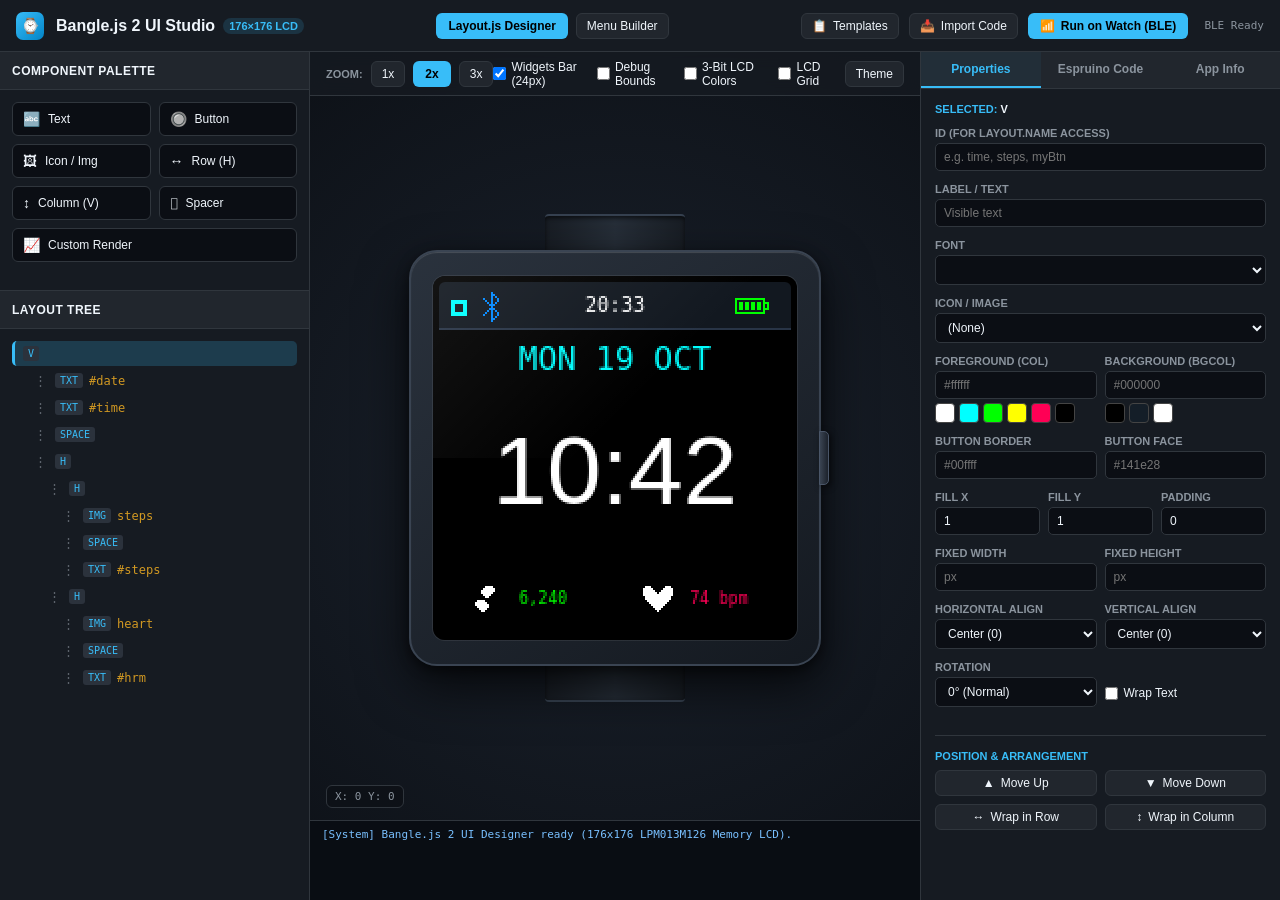
<file: index.html>
<!DOCTYPE html>
<html lang="en">
<head>
  <meta charset="UTF-8">
  <meta name="viewport" content="width=device-width, initial-scale=1.0">
  <meta http-equiv="refresh" content="0; url=ui-designer/">
  <title>Bangle.js 2 UI Studio</title>
  <script>
    window.location.replace("ui-designer/");
  </script>
</head>
<body style="font-family: -apple-system, BlinkMacSystemFont, 'Segoe UI', sans-serif; background: #0d1117; color: #c9d1d9; display: flex; align-items: center; justify-content: center; height: 100vh; margin: 0;">
  <div style="text-align: center;">
    <p style="font-size: 16px; font-weight: 600; color: #f0f6fc;">Launching Bangle.js 2 UI Studio...</p>
    <p><a href="ui-designer/" style="color: #38bdf8; text-decoration: none;">Click here if you are not redirected automatically.</a></p>
  </div>
</body>
</html>
</file>
<file: ui-designer/css/app.css>
/* Bangle.js 2 UI Designer Styling */
:root {
  --bg-darker: #0d1117;
  --bg-panel: #161b22;
  --bg-panel-light: #21262d;
  --bg-input: #0b0e14;
  --border-color: #30363d;
  --border-focus: #58a6ff;
  --text-main: #c9d1d9;
  --text-bright: #f0f6fc;
  --text-muted: #8b949e;
  --accent-cyan: #38bdf8;
  --accent-green: #3fb950;
  --accent-amber: #d29922;
  --accent-red: #f85149;
  --accent-purple: #bc8cff;
  --font-mono: "SF Mono", "Fira Code", Menlo, Monaco, Consolas, monospace;
}

* {
  box-sizing: border-box;
  margin: 0;
  padding: 0;
}

body {
  font-family: -apple-system, BlinkMacSystemFont, "Segoe UI", Helvetica, Arial, sans-serif;
  background-color: var(--bg-darker);
  color: var(--text-main);
  height: 100vh;
  display: flex;
  flex-direction: column;
  overflow: hidden;
  user-select: none;
}

/* Header */
.app-header {
  height: 52px;
  background: var(--bg-panel);
  border-bottom: 1px solid var(--border-color);
  display: flex;
  align-items: center;
  justify-content: space-between;
  padding: 0 16px;
  flex-shrink: 0;
}

.logo-group {
  display: flex;
  align-items: center;
  gap: 12px;
}

.watch-icon-badge {
  width: 28px;
  height: 28px;
  background: linear-gradient(135deg, var(--accent-cyan), #0284c7);
  border-radius: 7px;
  display: flex;
  align-items: center;
  justify-content: center;
  color: #000;
  font-weight: bold;
  font-size: 15px;
}

.app-title {
  font-size: 16px;
  font-weight: 600;
  color: var(--text-bright);
  display: flex;
  align-items: center;
  gap: 8px;
}

.tag-version {
  font-size: 11px;
  background: rgba(56, 189, 248, 0.15);
  color: var(--accent-cyan);
  padding: 2px 6px;
  border-radius: 10px;
}

.header-actions {
  display: flex;
  align-items: center;
  gap: 10px;
}

/* Layout Main Workspace */
.app-workspace {
  display: flex;
  flex: 1;
  overflow: hidden;
}

/* Sidebar Panels */
.panel {
  background: var(--bg-panel);
  border-right: 1px solid var(--border-color);
  display: flex;
  flex-direction: column;
  overflow: hidden;
}

.panel-header {
  height: 38px;
  padding: 0 12px;
  background: var(--bg-panel-light);
  border-bottom: 1px solid var(--border-color);
  display: flex;
  align-items: center;
  justify-content: space-between;
  font-size: 12px;
  font-weight: 600;
  color: var(--text-bright);
  text-transform: uppercase;
  letter-spacing: 0.5px;
}

.panel-content {
  flex: 1;
  overflow-y: auto;
  padding: 12px;
}

/* Left Panel: Hierarchy & Palette */
.left-panel {
  width: 310px;
  flex-shrink: 0;
}

/* Center Area: Watch Simulator */
.center-viewport {
  flex: 1;
  display: flex;
  flex-direction: column;
  background: radial-gradient(circle at center, #1b222d 0%, #0d1117 100%);
  position: relative;
  overflow: hidden;
}

.viewport-toolbar {
  height: 44px;
  padding: 0 16px;
  background: rgba(22, 27, 34, 0.85);
  backdrop-filter: blur(8px);
  border-bottom: 1px solid var(--border-color);
  display: flex;
  align-items: center;
  justify-content: space-between;
  z-index: 10;
}

.toolbar-group {
  display: flex;
  align-items: center;
  gap: 8px;
}

.simulator-stage {
  flex: 1;
  display: flex;
  align-items: center;
  justify-content: center;
  position: relative;
  padding: 20px;
}

/* Watch Casing Graphic */
.bangle-watch {
  position: relative;
  display: flex;
  align-items: center;
  justify-content: center;
}

.watch-strap-top,
.watch-strap-bottom {
  position: absolute;
  left: 50%;
  transform: translateX(-50%);
  width: 140px;
  background: linear-gradient(90deg, #181d24, #262e38 50%, #181d24);
  border-radius: 4px;
  box-shadow: inset 0 2px 4px rgba(0, 0, 0, 0.6);
  z-index: 1;
}

.watch-strap-top {
  top: -36px;
  height: 50px;
  border-top: 2px solid #364150;
}

.watch-strap-bottom {
  bottom: -36px;
  height: 50px;
  border-bottom: 2px solid #364150;
}

.watch-case {
  position: relative;
  background: linear-gradient(145deg, #2a323d, #141920);
  border-radius: 28px;
  padding: 24px 22px;
  box-shadow: 0 20px 50px rgba(0, 0, 0, 0.7), 0 4px 12px rgba(0, 0, 0, 0.5), inset 0 1px 1px rgba(255, 255, 255, 0.15);
  border: 2px solid #3a4452;
  z-index: 2;
  transition: transform 0.15s ease;
}

/* Physical Hardware Button */
.physical-btn {
  position: absolute;
  right: -10px;
  top: 50%;
  transform: translateY(-50%);
  width: 10px;
  height: 54px;
  background: linear-gradient(90deg, #3a4452, #1c222b);
  border-radius: 0 5px 5px 0;
  box-shadow: 2px 2px 6px rgba(0, 0, 0, 0.6);
  border: 1px solid #4a5668;
  cursor: pointer;
  transition: all 0.08s ease;
  display: flex;
  align-items: center;
  justify-content: center;
}

.physical-btn:hover {
  background: linear-gradient(90deg, #4f5d70, #252e3a);
}

.physical-btn:active {
  right: -7px;
  width: 7px;
  box-shadow: 0 1px 2px rgba(0, 0, 0, 0.8);
}

.watch-screen-bezel {
  background: #000;
  border-radius: 12px;
  padding: 6px;
  box-shadow: inset 0 0 8px rgba(0, 0, 0, 0.9), 0 0 0 1px rgba(255, 255, 255, 0.08);
  position: relative;
  overflow: hidden;
}

/* Screen Canvas */
#bangleCanvas {
  display: block;
  image-rendering: pixelated;
  image-rendering: crisp-edges;
  cursor: crosshair;
  background: #000;
  border-radius: 6px;
}

.screen-glare {
  position: absolute;
  top: 0;
  left: 0;
  right: 0;
  height: 50%;
  background: linear-gradient(135deg, rgba(255, 255, 255, 0.08) 0%, rgba(255, 255, 255, 0) 60%);
  pointer-events: none;
  border-radius: 12px 12px 0 0;
}

/* Coordinate indicator badge */
.coord-badge {
  position: absolute;
  bottom: 12px;
  left: 16px;
  background: rgba(13, 17, 23, 0.85);
  border: 1px solid var(--border-color);
  padding: 4px 8px;
  border-radius: 6px;
  font-family: var(--font-mono);
  font-size: 11px;
  color: var(--text-muted);
}

/* Right Panel: Inspector & Code */
.right-panel {
  width: 360px;
  border-right: none;
  border-left: 1px solid var(--border-color);
  flex-shrink: 0;
}

/* Tabs */
.tabs-nav {
  display: flex;
  background: var(--bg-panel-light);
  border-bottom: 1px solid var(--border-color);
}

.tab-btn {
  flex: 1;
  padding: 10px 8px;
  background: transparent;
  border: none;
  color: var(--text-muted);
  font-size: 12px;
  font-weight: 600;
  cursor: pointer;
  transition: all 0.15s ease;
  border-bottom: 2px solid transparent;
}

.tab-btn:hover {
  color: var(--text-bright);
}

.tab-btn.active {
  color: var(--accent-cyan);
  border-bottom-color: var(--accent-cyan);
  background: rgba(56, 189, 248, 0.05);
}

.tab-content {
  display: none;
  flex: 1;
  flex-direction: column;
  overflow-y: auto;
  padding: 14px;
}

.tab-content.active {
  display: flex;
}

/* Buttons and Inputs */
button.btn-primary {
  background: var(--accent-cyan);
  color: #000;
  border: none;
  padding: 6px 12px;
  border-radius: 6px;
  font-size: 12px;
  font-weight: 600;
  cursor: pointer;
  transition: all 0.15s ease;
  display: inline-flex;
  align-items: center;
  gap: 6px;
}

button.btn-primary:hover {
  background: #7dd3fc;
}

button.btn-secondary {
  background: var(--bg-panel-light);
  color: var(--text-bright);
  border: 1px solid var(--border-color);
  padding: 5px 10px;
  border-radius: 6px;
  font-size: 12px;
  cursor: pointer;
  transition: all 0.15s ease;
  display: inline-flex;
  align-items: center;
  gap: 6px;
}

button.btn-secondary:hover {
  background: #2b323c;
  border-color: #485463;
}

button.btn-danger {
  background: rgba(248, 81, 73, 0.15);
  color: var(--accent-red);
  border: 1px solid rgba(248, 81, 73, 0.3);
  padding: 4px 8px;
  border-radius: 5px;
  font-size: 11px;
  cursor: pointer;
}

button.btn-danger:hover {
  background: var(--accent-red);
  color: #fff;
}

/* Palette item grid */
.palette-grid {
  display: grid;
  grid-template-columns: repeat(2, 1fr);
  gap: 8px;
  margin-bottom: 16px;
}

.palette-btn {
  background: var(--bg-input);
  border: 1px solid var(--border-color);
  padding: 8px 10px;
  border-radius: 6px;
  color: var(--text-bright);
  font-size: 12px;
  display: flex;
  align-items: center;
  gap: 8px;
  cursor: pointer;
  transition: all 0.15s ease;
}

.palette-btn:hover {
  background: #1c232d;
  border-color: var(--accent-cyan);
  transform: translateY(-1px);
}

.palette-btn span.icon {
  font-size: 14px;
}

/* Tree View */
.tree-container {
  display: flex;
  flex-direction: column;
  gap: 2px;
  font-family: var(--font-mono);
  font-size: 12px;
}

.tree-node {
  display: flex;
  align-items: center;
  justify-content: space-between;
  padding: 5px 8px;
  border-radius: 5px;
  background: transparent;
  cursor: pointer;
  transition: all 0.1s ease;
}

.tree-node:hover {
  background: rgba(56, 189, 248, 0.1);
}

.tree-node.selected {
  background: rgba(56, 189, 248, 0.2);
  border-left: 3px solid var(--accent-cyan);
  color: var(--text-bright);
}

.tree-node.dragging {
  opacity: 0.35;
  border: 1px dashed var(--accent-cyan);
}

.tree-node.drag-over {
  border-top: 2px solid var(--accent-cyan);
  background: rgba(56, 189, 248, 0.2);
}

.drag-grip {
  color: var(--text-muted);
  cursor: grab;
  font-size: 13px;
  margin-right: 2px;
  opacity: 0.6;
}

.drag-grip:hover {
  opacity: 1;
}

.tree-node-info {
  display: flex;
  align-items: center;
  gap: 6px;
  overflow: hidden;
  text-overflow: ellipsis;
  white-space: nowrap;
}

.tree-node-type {
  font-size: 10px;
  padding: 2px 5px;
  border-radius: 3px;
  background: #2b323c;
  color: var(--accent-cyan);
}

.tree-node-id {
  color: var(--accent-amber);
  font-weight: 500;
}

.tree-actions {
  display: none;
  gap: 4px;
}

.tree-node:hover .tree-actions,
.tree-node.selected .tree-actions {
  display: flex;
}

.tree-btn {
  background: none;
  border: none;
  color: var(--text-muted);
  cursor: pointer;
  padding: 2px;
}

.tree-btn:hover {
  color: var(--text-bright);
}

/* Property Inspector Forms */
.form-group {
  margin-bottom: 12px;
}

.form-label {
  display: block;
  font-size: 11px;
  font-weight: 600;
  color: var(--text-muted);
  margin-bottom: 4px;
  text-transform: uppercase;
}

.form-control {
  width: 100%;
  padding: 6px 8px;
  background: var(--bg-input);
  border: 1px solid var(--border-color);
  border-radius: 5px;
  color: var(--text-bright);
  font-size: 12px;
  outline: none;
  transition: border-color 0.15s ease;
}

.form-control:focus {
  border-color: var(--border-focus);
}

.form-row {
  display: flex;
  gap: 8px;
}

.form-row > * {
  flex: 1;
}

/* Color swatch picker */
.color-swatches {
  display: flex;
  gap: 4px;
  margin-top: 4px;
  flex-wrap: wrap;
}

.swatch {
  width: 20px;
  height: 20px;
  border-radius: 4px;
  border: 1px solid #444;
  cursor: pointer;
  transition: transform 0.1s ease;
}

.swatch:hover {
  transform: scale(1.15);
}

/* Code Output Area */
.code-viewer-container {
  display: flex;
  flex-direction: column;
  flex: 1;
  background: var(--bg-input);
  border: 1px solid var(--border-color);
  border-radius: 6px;
  overflow: hidden;
}

.code-viewer-toolbar {
  height: 32px;
  background: var(--bg-panel-light);
  border-bottom: 1px solid var(--border-color);
  display: flex;
  align-items: center;
  justify-content: space-between;
  padding: 0 8px;
}

.code-textarea {
  flex: 1;
  width: 100%;
  height: 340px;
  background: transparent;
  color: #a5d6ff;
  font-family: var(--font-mono);
  font-size: 11px;
  line-height: 1.5;
  border: none;
  padding: 10px;
  resize: none;
  outline: none;
  white-space: pre;
}

/* Modals */
.modal-overlay {
  display: none;
  position: fixed;
  top: 0;
  left: 0;
  right: 0;
  bottom: 0;
  background: rgba(0, 0, 0, 0.7);
  backdrop-filter: blur(4px);
  z-index: 100;
  align-items: center;
  justify-content: center;
}

.modal-overlay.active {
  display: flex;
}

.modal-dialog {
  background: var(--bg-panel);
  border: 1px solid var(--border-color);
  border-radius: 10px;
  width: 560px;
  max-width: 90vw;
  max-height: 85vh;
  display: flex;
  flex-direction: column;
  box-shadow: 0 16px 40px rgba(0, 0, 0, 0.6);
  overflow: hidden;
}

.modal-header {
  padding: 14px 18px;
  background: var(--bg-panel-light);
  border-bottom: 1px solid var(--border-color);
  display: flex;
  align-items: center;
  justify-content: space-between;
  font-size: 14px;
  font-weight: 600;
  color: var(--text-bright);
}

.modal-body {
  padding: 16px 18px;
  overflow-y: auto;
  flex: 1;
}

.modal-footer {
  padding: 12px 18px;
  background: var(--bg-panel-light);
  border-top: 1px solid var(--border-color);
  display: flex;
  justify-content: flex-end;
  gap: 10px;
}

/* Activity Console */
.activity-console {
  height: 80px;
  background: #090d13;
  border-top: 1px solid var(--border-color);
  font-family: var(--font-mono);
  font-size: 11px;
  padding: 6px 12px;
  overflow-y: auto;
  color: #7ee787;
  display: flex;
  flex-direction: column;
  gap: 2px;
}

.console-entry {
  line-height: 1.4;
}

.console-entry.info {
  color: #79c0ff;
}

.console-entry.warn {
  color: #d29922;
}

.console-entry.err {
  color: #f85149;
}
</file>
